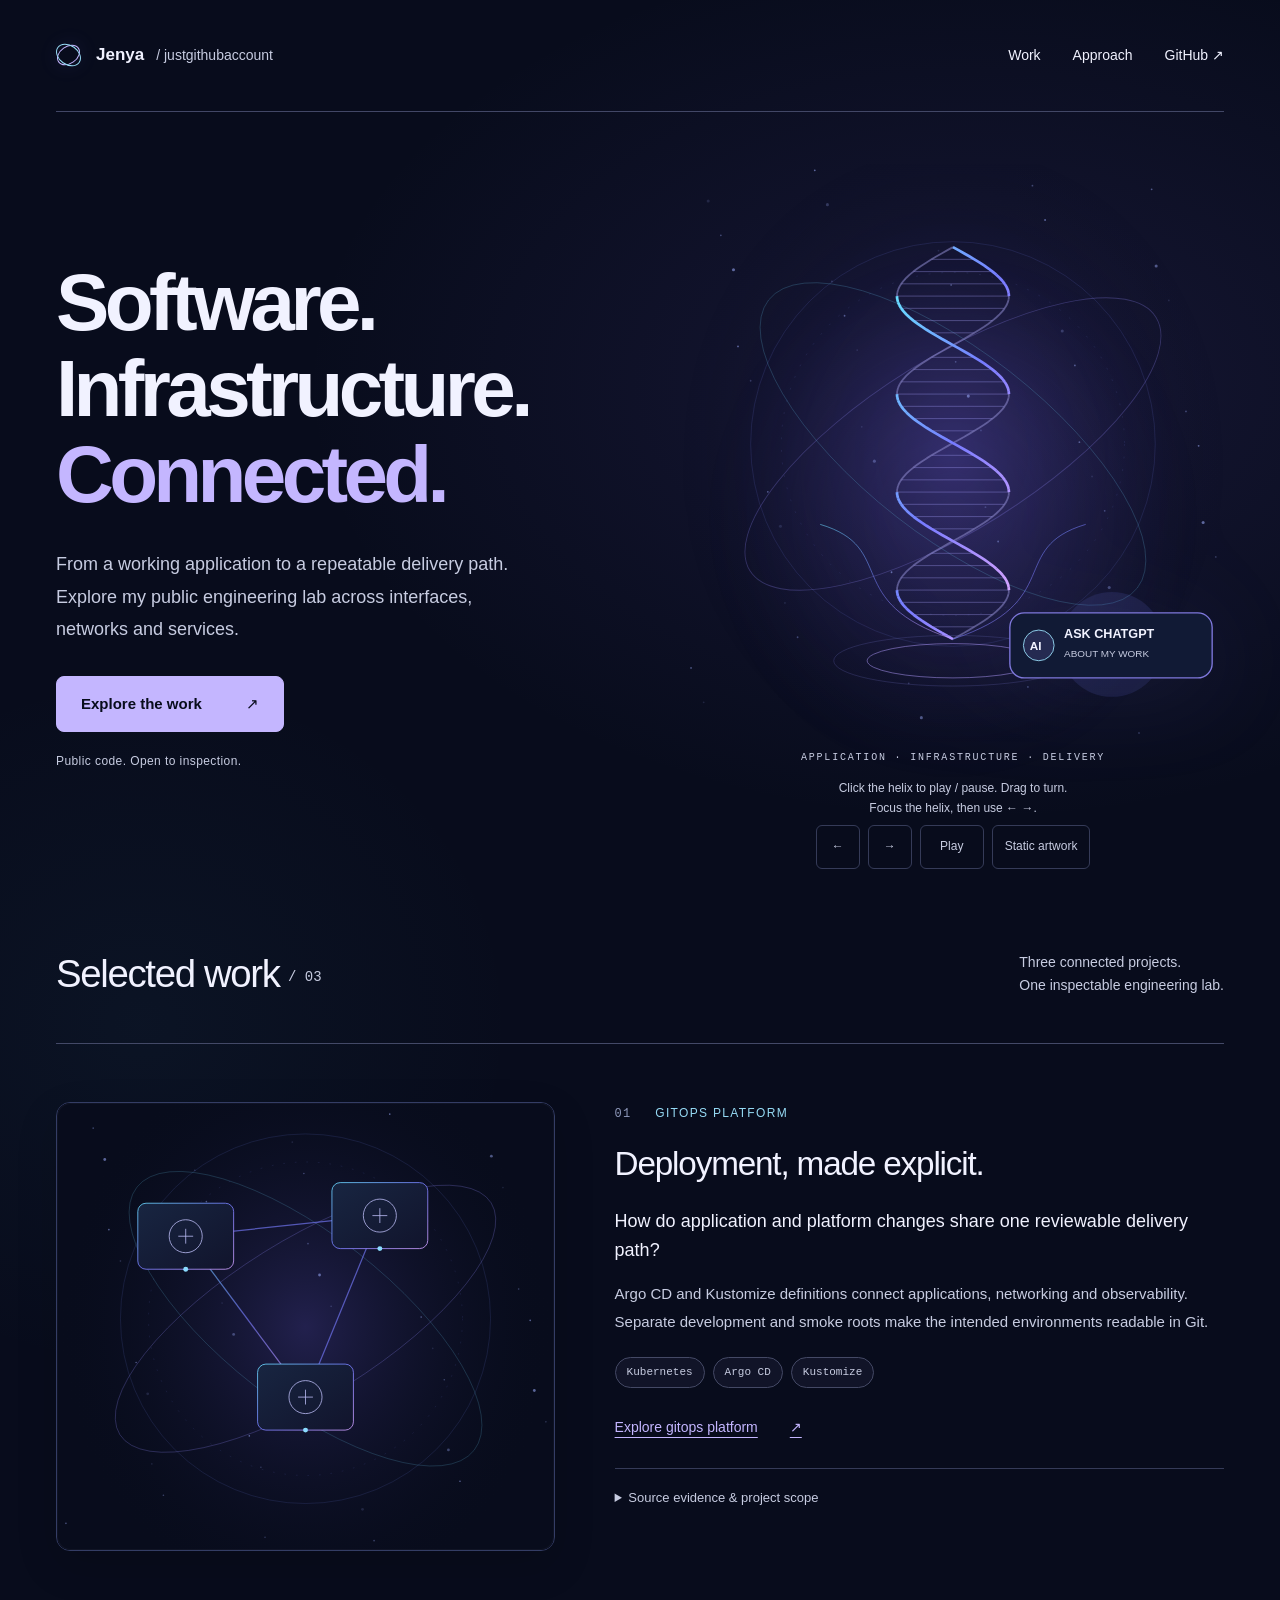
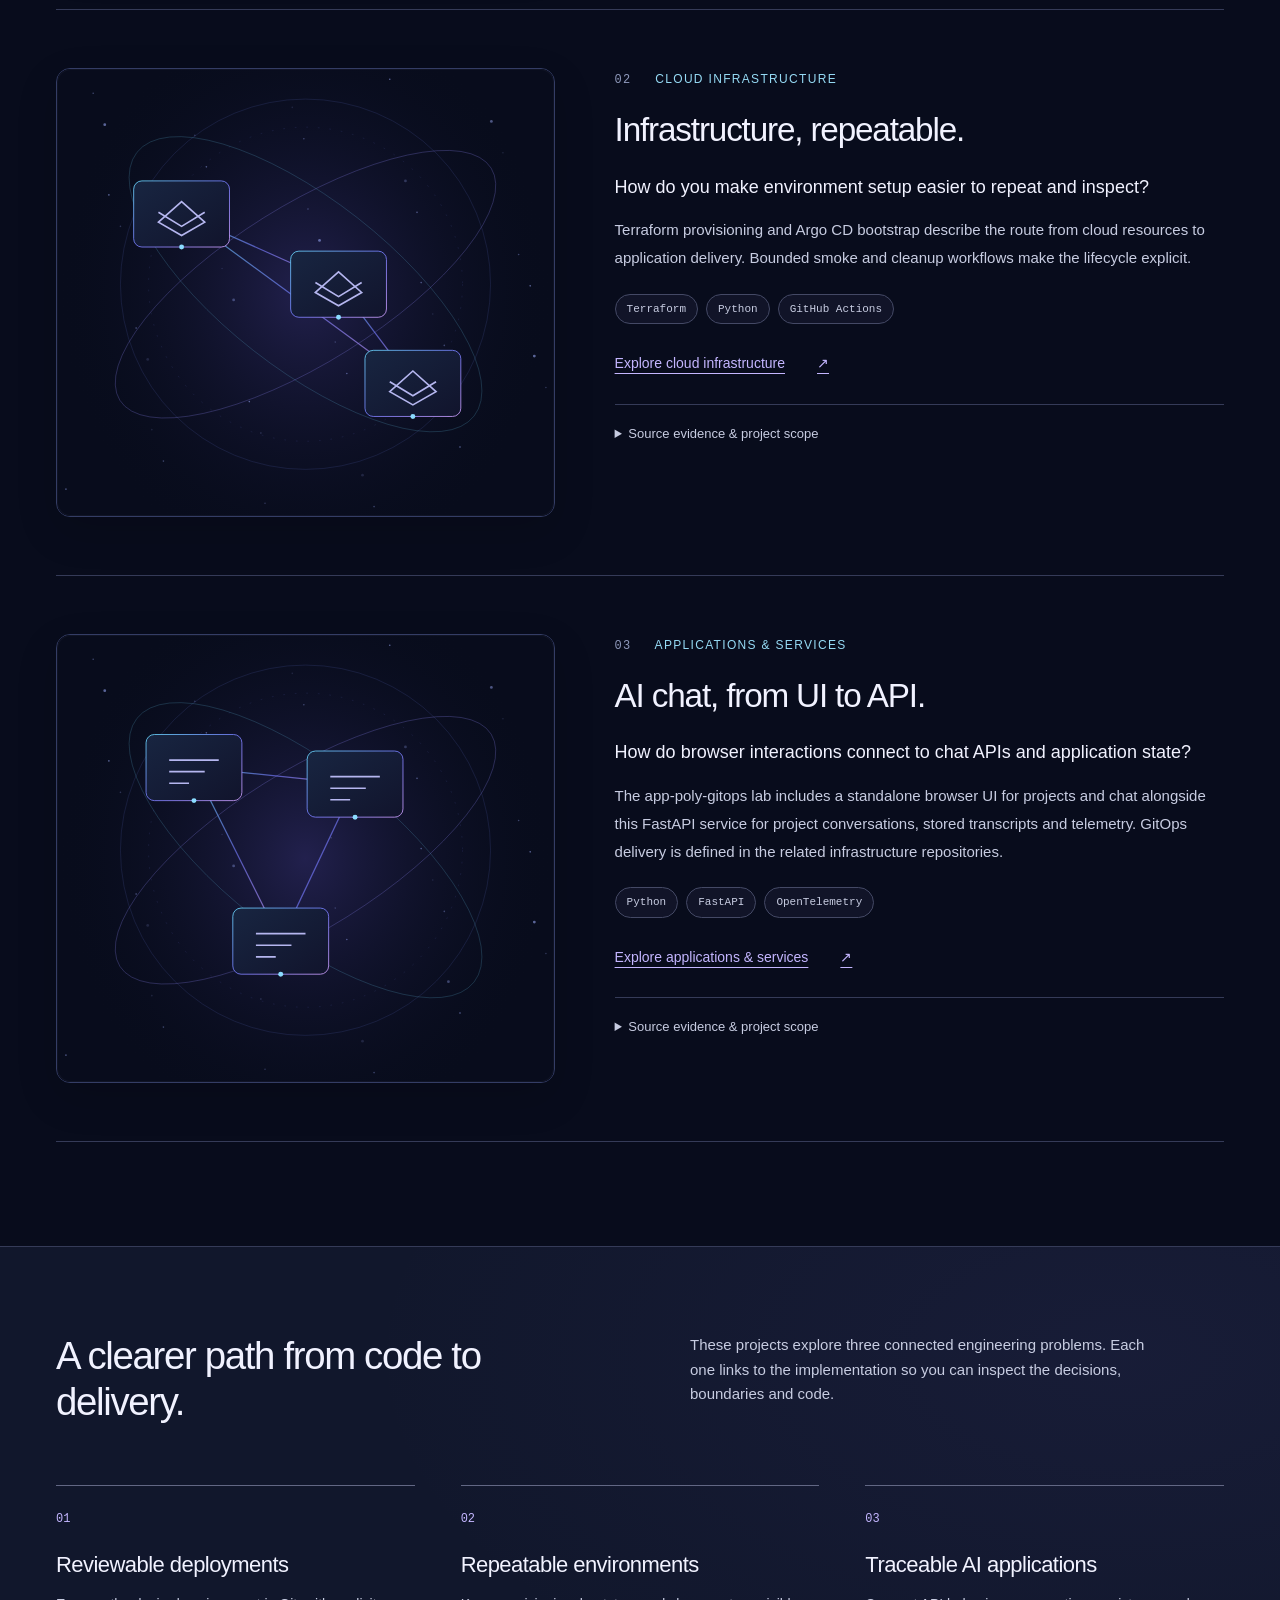
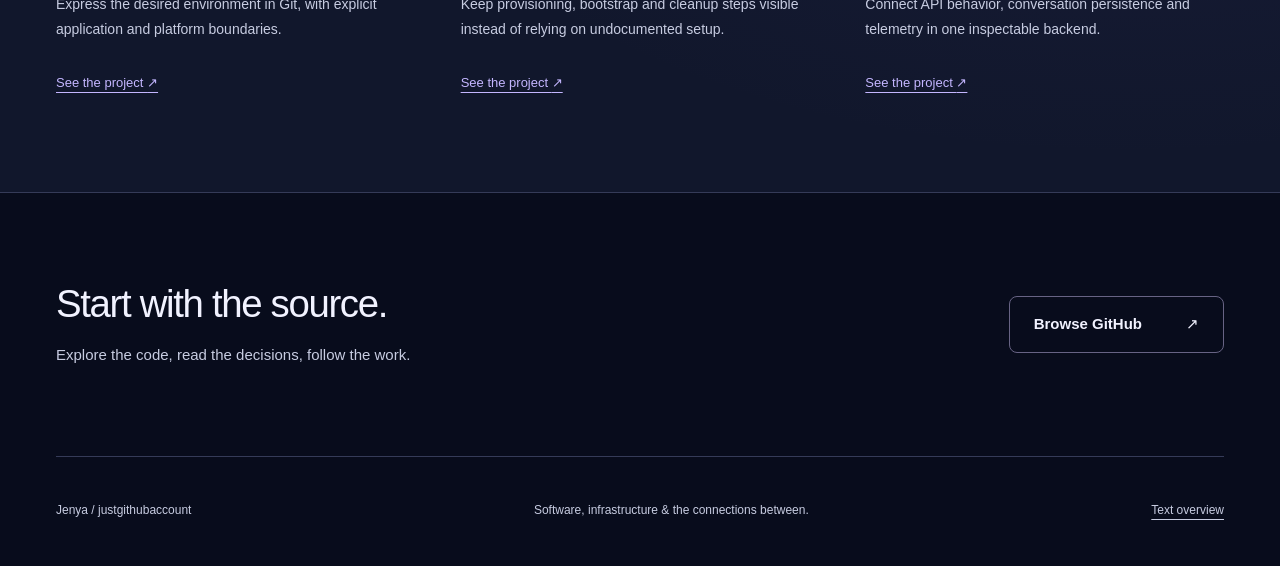
<file: site/index.html>
<!doctype html>
<html lang="en">
<head>
  <meta charset="utf-8"/>
  <meta name="viewport" content="width=device-width, initial-scale=1"/>
  <title>Software. Infrastructure. Connected. — Jenya</title>
  <meta name="description" content="From a working application to a repeatable delivery path. Explore my public engineering lab across interfaces, networks and services."/>
  <meta name="robots" content="index, follow"/>
  <meta name="color-scheme" content="dark"/>
  <meta name="theme-color" content="#080c1c"/>
  <link rel="canonical" href="https://justgithubaccount.github.io/"/>
  <link rel="icon" href="assets/favicon.svg" type="image/svg+xml"/>
  <link rel="stylesheet" href="styles.css"/>
  <meta property="og:type" content="website"/>
  <meta property="og:title" content="Software. Infrastructure. Connected. — Jenya"/>
  <meta property="og:description" content="From a working application to a repeatable delivery path. Explore my public engineering lab across interfaces, networks and services."/>
  <meta property="og:url" content="https://justgithubaccount.github.io/"/>
  <script type="application/ld+json">{"@context":"https://schema.org","@graph":[{"@type":"Person","@id":"https://justgithubaccount.github.io/#author","name":"Jenya","alternateName":"justgithubaccount","sameAs":["https://github.com/justgithubaccount"]},{"@type":"CollectionPage","@id":"https://justgithubaccount.github.io/","name":"Software. Infrastructure. Connected.","description":"From a working application to a repeatable delivery path. Explore my public engineering lab across interfaces, networks and services.","author":{"@id":"https://justgithubaccount.github.io/#author"},"inLanguage":"en","hasPart":[{"@type":"SoftwareSourceCode","name":"GitOps platform","description":"Argo CD and Kustomize definitions connect applications, networking and observability. Separate development and smoke roots make the intended environments readable in Git.","codeRepository":"https://github.com/justgithubaccount/app-poly-gitops-k8s","version":"8f4f31226fd591ad027750fd65e66385db58cb55","url":"https://github.com/justgithubaccount/app-poly-gitops-k8s/blob/8f4f31226fd591ad027750fd65e66385db58cb55/README.md"},{"@type":"SoftwareSourceCode","name":"Cloud infrastructure","description":"Terraform provisioning and Argo CD bootstrap describe the route from cloud resources to application delivery. Bounded smoke and cleanup workflows make the lifecycle explicit.","codeRepository":"https://github.com/justgithubaccount/app-poly-gitops-infra","version":"cb7c88f84e9f796e4725fc0a218fe68e3785a72e","url":"https://github.com/justgithubaccount/app-poly-gitops-infra/blob/cb7c88f84e9f796e4725fc0a218fe68e3785a72e/README.md"},{"@type":"SoftwareSourceCode","name":"Applications & services","description":"The app-poly-gitops lab includes a standalone browser UI for projects and chat alongside this FastAPI service for project conversations, stored transcripts and telemetry. GitOps delivery is defined in the related infrastructure repositories.","codeRepository":"https://github.com/justgithubaccount/app-poly-gitops-fastapi","version":"899ba6434745390c44c6965a0ebe48f3515a7170","url":"https://github.com/justgithubaccount/app-poly-gitops-fastapi/blob/899ba6434745390c44c6965a0ebe48f3515a7170/README.md"}]}]}</script>
  <script src="assets/orbital.js" defer></script>
</head>
<body>
  <a class="skip-link" href="#main">Skip to content</a>
  <header class="header wrap">
    <a class="identity" href="#main" aria-label="Jenya — back to top"><span class="identity-orbit" aria-hidden="true"></span>Jenya<span class="identity-handle"> / justgithubaccount</span></a>
    <nav aria-label="Main navigation"><a href="#work">Work</a><a href="#approach">Approach</a><a href="https://github.com/justgithubaccount">GitHub <span aria-hidden="true">↗</span></a></nav>
  </header>
  <main id="main">
    <section class="hero wrap" aria-labelledby="hero-title">
      <div class="hero-copy"><h1 id="hero-title">Software.<br/>Infrastructure.<br/><span>Connected.</span></h1>
      <p class="hero-intro">From a working application to a repeatable delivery path. Explore my public engineering lab across interfaces, networks and services.</p>
      <a class="button" href="#work">Explore the work <span aria-hidden="true">↗</span></a>
      <p class="hero-note">Public code. Open to inspection.</p></div>
      <div class="hero-visual" id="orbital">
        <div class="orbital-art"><svg xmlns="http://www.w3.org/2000/svg" viewBox="0 0 600 640" role="group" aria-labelledby="orbital-title orbital-desc">
<title id="orbital-title">Braided orbital field</title><desc id="orbital-desc">Original blue and violet orbital artwork with two interwoven strands.</desc>
<defs>
<linearGradient id="orbital-strand" x1="0" y1="0" x2="1" y2="1"><stop stop-color="#69dbff"/><stop offset=".5" stop-color="#777bff"/><stop offset="1" stop-color="#d1a1ff"/></linearGradient>
<radialGradient id="orbital-glow"><stop stop-color="#6555cc" stop-opacity=".28"/><stop offset="1" stop-color="#080c1c" stop-opacity="0"/></radialGradient>
<linearGradient id="orbital-panel" x2="1" y2="1"><stop stop-color="#182541"/><stop offset="1" stop-color="#11142c"/></linearGradient>
</defs>
<ellipse cx="300" cy="320" rx="300" ry="340" fill="url(#orbital-glow)"/><g id="orbital-field"><circle cx="29" cy="41" r="1.7" fill="#9fafff" opacity="0.15"/><circle cx="166" cy="130" r="1" fill="#9fafff" opacity="0.25"/><circle cx="303" cy="219" r="1" fill="#9fafff" opacity="0.35"/><circle cx="440" cy="308" r="1" fill="#9fafff" opacity="0.45"/><circle cx="577" cy="397" r="1.7" fill="#9fafff" opacity="0.55"/><circle cx="114" cy="486" r="1" fill="#9fafff" opacity="0.15"/><circle cx="251" cy="575" r="1" fill="#9fafff" opacity="0.25"/><circle cx="388" cy="24" r="1" fill="#9fafff" opacity="0.35"/><circle cx="525" cy="113" r="1.7" fill="#9fafff" opacity="0.45"/><circle cx="62" cy="202" r="1" fill="#9fafff" opacity="0.55"/><circle cx="199" cy="291" r="1" fill="#9fafff" opacity="0.15"/><circle cx="336" cy="380" r="1" fill="#9fafff" opacity="0.25"/><circle cx="473" cy="469" r="1.7" fill="#9fafff" opacity="0.35"/><circle cx="10" cy="558" r="1" fill="#9fafff" opacity="0.45"/><circle cx="147" cy="7" r="1" fill="#9fafff" opacity="0.55"/><circle cx="284" cy="96" r="1" fill="#9fafff" opacity="0.15"/><circle cx="421" cy="185" r="1.7" fill="#9fafff" opacity="0.25"/><circle cx="558" cy="274" r="1" fill="#9fafff" opacity="0.35"/><circle cx="95" cy="363" r="1" fill="#9fafff" opacity="0.45"/><circle cx="232" cy="452" r="1" fill="#9fafff" opacity="0.55"/><circle cx="369" cy="541" r="1.7" fill="#9fafff" opacity="0.15"/><circle cx="506" cy="630" r="1" fill="#9fafff" opacity="0.25"/><circle cx="43" cy="79" r="1" fill="#9fafff" opacity="0.35"/><circle cx="180" cy="168" r="1" fill="#9fafff" opacity="0.45"/><circle cx="317" cy="257" r="1.7" fill="#9fafff" opacity="0.55"/><circle cx="454" cy="346" r="1" fill="#9fafff" opacity="0.15"/><circle cx="591" cy="435" r="1" fill="#9fafff" opacity="0.25"/><circle cx="128" cy="524" r="1" fill="#9fafff" opacity="0.35"/><circle cx="265" cy="613" r="1.7" fill="#9fafff" opacity="0.45"/><circle cx="402" cy="62" r="1" fill="#9fafff" opacity="0.55"/><circle cx="539" cy="151" r="1" fill="#9fafff" opacity="0.15"/><circle cx="76" cy="240" r="1" fill="#9fafff" opacity="0.25"/><circle cx="213" cy="329" r="1.7" fill="#9fafff" opacity="0.35"/><circle cx="350" cy="418" r="1" fill="#9fafff" opacity="0.45"/><circle cx="487" cy="507" r="1" fill="#9fafff" opacity="0.55"/><circle cx="24" cy="596" r="1" fill="#9fafff" opacity="0.15"/><circle cx="161" cy="45" r="1.7" fill="#9fafff" opacity="0.25"/><circle cx="298" cy="134" r="1" fill="#9fafff" opacity="0.35"/><circle cx="435" cy="223" r="1" fill="#9fafff" opacity="0.45"/><circle cx="572" cy="312" r="1" fill="#9fafff" opacity="0.55"/><circle cx="109" cy="401" r="1.7" fill="#9fafff" opacity="0.15"/><circle cx="246" cy="490" r="1" fill="#9fafff" opacity="0.25"/><circle cx="383" cy="579" r="1" fill="#9fafff" opacity="0.35"/><circle cx="520" cy="28" r="1" fill="#9fafff" opacity="0.45"/><circle cx="57" cy="117" r="1.7" fill="#9fafff" opacity="0.55"/><circle cx="194" cy="206" r="1" fill="#9fafff" opacity="0.15"/><circle cx="331" cy="295" r="1" fill="#9fafff" opacity="0.25"/><circle cx="468" cy="384" r="1" fill="#9fafff" opacity="0.35"/><circle cx="300" cy="310" r="224" fill="none" stroke="#525caa" opacity=".25"/>
<circle cx="300" cy="310" r="190" fill="none" stroke="#454b8b" opacity=".28" stroke-dasharray="2 12"/>
<ellipse cx="300" cy="310" rx="265" ry="95" transform="rotate(-32 300 310)" fill="none" stroke="#7f78dc" opacity=".32"/>
<ellipse cx="300" cy="310" rx="259" ry="102" transform="rotate(38 300 310)" fill="none" stroke="#65c6ea" opacity=".22"/>
</g><g id="orbital-static-helix"><path d="M300.00,92.00 L300.00,92.00" stroke="#aba4ff" stroke-width="1" opacity=".38"/><path d="M276.27,105.56 L323.73,105.56" stroke="#aba4ff" stroke-width="1" opacity=".38"/><path d="M256.16,119.12 L343.84,119.12" stroke="#aba4ff" stroke-width="1" opacity=".38"/><path d="M242.72,132.69 L357.28,132.69" stroke="#aba4ff" stroke-width="1" opacity=".38"/><path d="M238.00,146.25 L362.00,146.25" stroke="#aba4ff" stroke-width="1" opacity=".38"/><path d="M242.72,159.81 L357.28,159.81" stroke="#aba4ff" stroke-width="1" opacity=".38"/><path d="M256.16,173.38 L343.84,173.38" stroke="#aba4ff" stroke-width="1" opacity=".38"/><path d="M276.27,186.94 L323.73,186.94" stroke="#aba4ff" stroke-width="1" opacity=".38"/><path d="M300.00,200.50 L300.00,200.50" stroke="#aba4ff" stroke-width="1" opacity=".38"/><path d="M323.73,214.06 L276.27,214.06" stroke="#aba4ff" stroke-width="1" opacity=".38"/><path d="M343.84,227.62 L256.16,227.62" stroke="#aba4ff" stroke-width="1" opacity=".38"/><path d="M357.28,241.19 L242.72,241.19" stroke="#aba4ff" stroke-width="1" opacity=".38"/><path d="M362.00,254.75 L238.00,254.75" stroke="#aba4ff" stroke-width="1" opacity=".38"/><path d="M357.28,268.31 L242.72,268.31" stroke="#aba4ff" stroke-width="1" opacity=".38"/><path d="M343.84,281.88 L256.16,281.88" stroke="#aba4ff" stroke-width="1" opacity=".38"/><path d="M323.73,295.44 L276.27,295.44" stroke="#aba4ff" stroke-width="1" opacity=".38"/><path d="M300.00,309.00 L300.00,309.00" stroke="#aba4ff" stroke-width="1" opacity=".38"/><path d="M276.27,322.56 L323.73,322.56" stroke="#aba4ff" stroke-width="1" opacity=".38"/><path d="M256.16,336.12 L343.84,336.12" stroke="#aba4ff" stroke-width="1" opacity=".38"/><path d="M242.72,349.69 L357.28,349.69" stroke="#aba4ff" stroke-width="1" opacity=".38"/><path d="M238.00,363.25 L362.00,363.25" stroke="#aba4ff" stroke-width="1" opacity=".38"/><path d="M242.72,376.81 L357.28,376.81" stroke="#aba4ff" stroke-width="1" opacity=".38"/><path d="M256.16,390.38 L343.84,390.38" stroke="#aba4ff" stroke-width="1" opacity=".38"/><path d="M276.27,403.94 L323.73,403.94" stroke="#aba4ff" stroke-width="1" opacity=".38"/><path d="M300.00,417.50 L300.00,417.50" stroke="#aba4ff" stroke-width="1" opacity=".38"/><path d="M323.73,431.06 L276.27,431.06" stroke="#aba4ff" stroke-width="1" opacity=".38"/><path d="M343.84,444.62 L256.16,444.62" stroke="#aba4ff" stroke-width="1" opacity=".38"/><path d="M357.28,458.19 L242.72,458.19" stroke="#aba4ff" stroke-width="1" opacity=".38"/><path d="M362.00,471.75 L238.00,471.75" stroke="#aba4ff" stroke-width="1" opacity=".38"/><path d="M357.28,485.31 L242.72,485.31" stroke="#aba4ff" stroke-width="1" opacity=".38"/><path d="M343.84,498.88 L256.16,498.88" stroke="#aba4ff" stroke-width="1" opacity=".38"/><path d="M323.73,512.44 L276.27,512.44" stroke="#aba4ff" stroke-width="1" opacity=".38"/><path d="M300.00,526.00 L300.00,526.00" stroke="#aba4ff" stroke-width="1" opacity=".38"/><path d="M300.00,92.00 L293.92,95.39 L287.90,98.78 L282.00,102.17 L276.27,105.56 L270.77,108.95 L265.55,112.34 L260.67,115.73 L256.16,119.12 L252.07,122.52 L248.45,125.91 L245.32,129.30 L242.72,132.69 L240.67,136.08 L239.19,139.47 L238.30,142.86 L238.00,146.25 L238.30,149.64 L239.19,153.03 L240.67,156.42 L242.72,159.81 L245.32,163.20 L248.45,166.59 L252.07,169.98 L256.16,173.38 L260.67,176.77 L265.55,180.16 L270.77,183.55 L276.27,186.94 L282.00,190.33 L287.90,193.72 L293.92,197.11 L300.00,200.50 L306.08,203.89 L312.10,207.28 L318.00,210.67 L323.73,214.06 L329.23,217.45 L334.45,220.84 L339.33,224.23 L343.84,227.62 L347.93,231.02 L351.55,234.41 L354.68,237.80 L357.28,241.19 L359.33,244.58 L360.81,247.97 L361.70,251.36 L362.00,254.75 L361.70,258.14 L360.81,261.53 L359.33,264.92 L357.28,268.31 L354.68,271.70 L351.55,275.09 L347.93,278.48 L343.84,281.88 L339.33,285.27 L334.45,288.66 L329.23,292.05 L323.73,295.44 L318.00,298.83 L312.10,302.22 L306.08,305.61 L300.00,309.00 L293.92,312.39 L287.90,315.78 L282.00,319.17 L276.27,322.56 L270.77,325.95 L265.55,329.34 L260.67,332.73 L256.16,336.12 L252.07,339.52 L248.45,342.91 L245.32,346.30 L242.72,349.69 L240.67,353.08 L239.19,356.47 L238.30,359.86 L238.00,363.25 L238.30,366.64 L239.19,370.03 L240.67,373.42 L242.72,376.81 L245.32,380.20 L248.45,383.59 L252.07,386.98 L256.16,390.38 L260.67,393.77 L265.55,397.16 L270.77,400.55 L276.27,403.94 L282.00,407.33 L287.90,410.72 L293.92,414.11 L300.00,417.50 L306.08,420.89 L312.10,424.28 L318.00,427.67 L323.73,431.06 L329.23,434.45 L334.45,437.84 L339.33,441.23 L343.84,444.62 L347.93,448.02 L351.55,451.41 L354.68,454.80 L357.28,458.19 L359.33,461.58 L360.81,464.97 L361.70,468.36 L362.00,471.75 L361.70,475.14 L360.81,478.53 L359.33,481.92 L357.28,485.31 L354.68,488.70 L351.55,492.09 L347.93,495.48 L343.84,498.88 L339.33,502.27 L334.45,505.66 L329.23,509.05 L323.73,512.44 L318.00,515.83 L312.10,519.22 L306.08,522.61 L300.00,526.00" stroke="url(#orbital-strand)" stroke-width="3" fill="none"/><path d="M300.00,92.00 L306.08,95.39 L312.10,98.78 L318.00,102.17 L323.73,105.56 L329.23,108.95 L334.45,112.34 L339.33,115.73 L343.84,119.12 L347.93,122.52 L351.55,125.91 L354.68,129.30 L357.28,132.69 L359.33,136.08 L360.81,139.47 L361.70,142.86 L362.00,146.25 L361.70,149.64 L360.81,153.03 L359.33,156.42 L357.28,159.81 L354.68,163.20 L351.55,166.59 L347.93,169.98 L343.84,173.38 L339.33,176.77 L334.45,180.16 L329.23,183.55 L323.73,186.94 L318.00,190.33 L312.10,193.72 L306.08,197.11 L300.00,200.50 L293.92,203.89 L287.90,207.28 L282.00,210.67 L276.27,214.06 L270.77,217.45 L265.55,220.84 L260.67,224.23 L256.16,227.62 L252.07,231.02 L248.45,234.41 L245.32,237.80 L242.72,241.19 L240.67,244.58 L239.19,247.97 L238.30,251.36 L238.00,254.75 L238.30,258.14 L239.19,261.53 L240.67,264.92 L242.72,268.31 L245.32,271.70 L248.45,275.09 L252.07,278.48 L256.16,281.88 L260.67,285.27 L265.55,288.66 L270.77,292.05 L276.27,295.44 L282.00,298.83 L287.90,302.22 L293.92,305.61 L300.00,309.00 L306.08,312.39 L312.10,315.78 L318.00,319.17 L323.73,322.56 L329.23,325.95 L334.45,329.34 L339.33,332.73 L343.84,336.12 L347.93,339.52 L351.55,342.91 L354.68,346.30 L357.28,349.69 L359.33,353.08 L360.81,356.47 L361.70,359.86 L362.00,363.25 L361.70,366.64 L360.81,370.03 L359.33,373.42 L357.28,376.81 L354.68,380.20 L351.55,383.59 L347.93,386.98 L343.84,390.38 L339.33,393.77 L334.45,397.16 L329.23,400.55 L323.73,403.94 L318.00,407.33 L312.10,410.72 L306.08,414.11 L300.00,417.50 L293.92,420.89 L287.90,424.28 L282.00,427.67 L276.27,431.06 L270.77,434.45 L265.55,437.84 L260.67,441.23 L256.16,444.62 L252.07,448.02 L248.45,451.41 L245.32,454.80 L242.72,458.19 L240.67,461.58 L239.19,464.97 L238.30,468.36 L238.00,471.75 L238.30,475.14 L239.19,478.53 L240.67,481.92 L242.72,485.31 L245.32,488.70 L248.45,492.09 L252.07,495.48 L256.16,498.88 L260.67,502.27 L265.55,505.66 L270.77,509.05 L276.27,512.44 L282.00,515.83 L287.90,519.22 L293.92,522.61 L300.00,526.00" stroke="url(#orbital-strand)" stroke-width="3" fill="none"/></g><ellipse cx="300" cy="550" rx="95" ry="19" fill="none" stroke="#b39cff" opacity=".55"/><ellipse cx="300" cy="550" rx="132" ry="28" fill="none" stroke="#6464b2" opacity=".3"/><path d="M300 526 C175 485 240 425 153 399" fill="none" stroke="url(#orbital-strand)" opacity=".6"/><path d="M300 526 C425 485 360 425 447 399" fill="none" stroke="url(#orbital-strand)" opacity=".6"/>
<a id="orbital-ai-link" href="https://chatgpt.com/?hints=search&amp;q=%D0%9E%D1%82%D0%B2%D0%B5%D1%87%D0%B0%D0%B9%20%D0%BF%D0%BE-%D1%80%D1%83%D1%81%D1%81%D0%BA%D0%B8.%20%D0%9F%D0%BE%D0%B4%D0%B3%D0%BE%D1%82%D0%BE%D0%B2%D1%8C%20%D0%BD%D0%B5%D0%B7%D0%B0%D0%B2%D0%B8%D1%81%D0%B8%D0%BC%D1%8B%D0%B9%20%D1%82%D0%B5%D1%85%D0%BD%D0%B8%D1%87%D0%B5%D1%81%D0%BA%D0%B8%D0%B9%20%D0%BE%D0%B1%D0%B7%D0%BE%D1%80%20Jenya%20%2F%20justgithubaccount%20%D1%82%D0%BE%D0%BB%D1%8C%D0%BA%D0%BE%20%D0%BF%D0%BE%20%D0%BF%D1%83%D0%B1%D0%BB%D0%B8%D1%87%D0%BD%D1%8B%D0%BC%20%D0%B8%D1%81%D1%82%D0%BE%D1%87%D0%BD%D0%B8%D0%BA%D0%B0%D0%BC.%0A%D0%9F%D1%80%D0%BE%D0%B2%D0%B5%D1%80%D1%8C%20https%3A%2F%2Fgithub.com%2Fjustgithubaccount%2C%20https%3A%2F%2Fjustgithubaccount.github.io%2F%20%D0%B8%20https%3A%2F%2Fjustgithubaccount.github.io%2Fllms.txt.%0A%D0%98%D0%B7%D1%83%D1%87%D0%B8%20%D1%81%D0%B2%D1%8F%D0%B7%D0%B0%D0%BD%D0%BD%D1%8B%D0%B5%20%D0%BE%D1%82%D0%BA%D1%80%D1%8B%D1%82%D1%8B%D0%B5%20%D1%80%D0%B5%D0%BF%D0%BE%D0%B7%D0%B8%D1%82%D0%BE%D1%80%D0%B8%D0%B8%2C%20%D0%B7%D0%B0%D0%BA%D1%80%D0%B5%D0%BF%D0%BB%D1%91%D0%BD%D0%BD%D1%8B%D0%B5%20commit%20SHA%20%D0%B8%20%D0%B4%D0%BE%D1%81%D1%82%D1%83%D0%BF%D0%BD%D1%8B%D0%B5%20GitHub%20Actions.%0A%D0%9E%D0%B1%D1%8A%D1%8F%D1%81%D0%BD%D0%B8%20%D0%B8%D0%BD%D0%B6%D0%B5%D0%BD%D0%B5%D1%80%D0%BD%D1%8B%D0%B5%20%D0%B7%D0%B0%D0%B4%D0%B0%D1%87%D0%B8%20GitOps%2C%20Cloud%20Infrastructure%20%D0%B8%20Applications%20%26%20Services%2C%20%D1%81%D0%B2%D1%8F%D0%B7%D0%B8%20%D0%BC%D0%B5%D0%B6%D0%B4%D1%83%20%D0%BF%D1%80%D0%BE%D0%B5%D0%BA%D1%82%D0%B0%D0%BC%D0%B8%2C%20%D0%BF%D0%BE%D0%B4%D1%82%D0%B2%D0%B5%D1%80%D0%B6%D0%B4%D1%91%D0%BD%D0%BD%D1%8B%D0%B5%20%D1%80%D0%B5%D0%B0%D0%BB%D0%B8%D0%B7%D0%B0%D1%86%D0%B8%D0%B8%20%D0%B8%20%D0%BE%D0%B3%D1%80%D0%B0%D0%BD%D0%B8%D1%87%D0%B5%D0%BD%D0%B8%D1%8F.%0A%D0%A0%D0%B0%D0%B7%D0%B4%D0%B5%D0%BB%D1%8F%D0%B9%20%D0%BF%D0%BE%D0%B4%D1%82%D0%B2%D0%B5%D1%80%D0%B6%D0%B4%D1%91%D0%BD%D0%BD%D1%8B%D0%B5%20%D1%84%D0%B0%D0%BA%D1%82%D1%8B%2C%20%D0%B0%D0%BD%D0%B0%D0%BB%D0%B8%D1%82%D0%B8%D1%87%D0%B5%D1%81%D0%BA%D0%B8%D0%B5%20%D0%B2%D1%8B%D0%B2%D0%BE%D0%B4%D1%8B%20%D0%B8%20UNKNOWN.%20%D0%9F%D1%80%D0%B8%D0%B2%D0%BE%D0%B4%D0%B8%20%D0%BF%D1%80%D1%8F%D0%BC%D1%8B%D0%B5%20%D1%81%D1%81%D1%8B%D0%BB%D0%BA%D0%B8%20%D0%BD%D0%B0%20%D0%B4%D0%BE%D0%BA%D0%B0%D0%B7%D0%B0%D1%82%D0%B5%D0%BB%D1%8C%D1%81%D1%82%D0%B2%D0%B0.%0A%D0%9D%D0%B5%20%D0%B8%D1%81%D0%BF%D0%BE%D0%BB%D1%8C%D0%B7%D1%83%D0%B9%20%D0%BF%D0%B0%D0%BC%D1%8F%D1%82%D1%8C%2C%20%D0%BF%D1%80%D0%B8%D0%B2%D0%B0%D1%82%D0%BD%D1%8B%D0%B5%20%D1%87%D0%B0%D1%82%D1%8B%2C%20%D0%BF%D0%BE%D0%B4%D0%BA%D0%BB%D1%8E%D1%87%D1%91%D0%BD%D0%BD%D1%8B%D0%B5%20%D0%BF%D1%80%D0%B8%D0%BB%D0%BE%D0%B6%D0%B5%D0%BD%D0%B8%D1%8F%20%D0%B8%20%D0%B7%D0%B0%D0%BA%D1%80%D1%8B%D1%82%D1%8B%D0%B5%20%D0%B4%D0%BE%D0%BA%D1%83%D0%BC%D0%B5%D0%BD%D1%82%D1%8B.%20%D0%9D%D0%B5%20%D0%B2%D1%8B%D0%B4%D1%83%D0%BC%D1%8B%D0%B2%D0%B0%D0%B9%20%D0%BE%D0%BF%D1%8B%D1%82%20%D1%80%D0%B0%D0%B1%D0%BE%D1%82%D1%8B%2C%20%D0%BA%D0%BB%D0%B8%D0%B5%D0%BD%D1%82%D0%BE%D0%B2%2C%20production%20%D0%B8%D0%BB%D0%B8%20%D0%BA%D0%BE%D0%BC%D0%BC%D0%B5%D1%80%D1%87%D0%B5%D1%81%D0%BA%D0%B8%D0%B5%20%D1%80%D0%B5%D0%B7%D1%83%D0%BB%D1%8C%D1%82%D0%B0%D1%82%D1%8B." target="_blank" rel="noopener noreferrer" tabindex="0" aria-label="Ask ChatGPT about Jenya using public sources">
<g id="orbital-ai-node">
<circle id="orbital-ai-halo" cx="476" cy="532" r="58" fill="#777bff" opacity=".12"/>
<rect id="orbital-ai-panel" x="363" y="497" width="224" height="72" rx="16" fill="#111a35" stroke="#7f78dc" stroke-width="1.5"/>
<circle cx="395" cy="533" r="17" fill="#252a51" stroke="#96dbf5"/>
<text x="385" y="538" font-family="Arial" font-size="13" font-weight="600" fill="#f1f2ff">AI</text>
<text x="423" y="525" font-family="Arial" font-size="14" font-weight="600" fill="#f1f2ff">ASK CHATGPT</text>
<text x="423" y="546" font-family="Arial" font-size="11" fill="#c7cce1">ABOUT MY WORK</text>
</g>
</a>
</svg>

          <div class="helix-control" role="slider" tabindex="0" aria-label="Helix rotation" aria-describedby="orbital-help" aria-valuemin="0" aria-valuemax="359" aria-valuenow="0" aria-valuetext="0 degrees" hidden></div>
        </div>
        <span class="visual-caption" aria-hidden="true">APPLICATION · INFRASTRUCTURE · DELIVERY</span>
        <div class="orbital-controls" hidden>
          <p id="orbital-help">Click the helix to play / pause. Drag to turn.<br/>Focus the helix, then use ← →.</p>
          <div class="orbital-buttons"><button type="button" id="orbital-left" aria-label="Rotate helix left">←</button><button type="button" id="orbital-right" aria-label="Rotate helix right">→</button><button type="button" id="orbital-play" aria-label="Play helix rotation">Play</button><button type="button" id="orbital-mode" aria-pressed="false">Static artwork</button></div>
        </div>
      </div>
    </section>
    <section class="work wrap" id="work" aria-labelledby="work-title">
      <div class="section-heading"><h2 id="work-title">Selected work<span class="count"> / 03</span></h2><p>Three connected projects.<br/>One inspectable engineering lab.</p></div>
      <article class="project" id="k8s">
<div class="project-art"><img src="assets/art-k8s.svg" alt="" width="600" height="640" loading="lazy"/></div>
<div class="project-copy"><p class="project-category"><span>01</span> GitOps platform</p>
<h3>Deployment, made explicit.</h3><p class="question">How do application and platform changes share one reviewable delivery path?</p><p>Argo CD and Kustomize definitions connect applications, networking and observability. Separate development and smoke roots make the intended environments readable in Git.</p>
<ul class="tags" aria-label="Technologies"><li>Kubernetes</li><li>Argo CD</li><li>Kustomize</li></ul>
<a class="text-link" href="https://github.com/justgithubaccount/app-poly-gitops-k8s">Explore gitops platform <span aria-hidden="true">↗</span></a>
<details><summary>Source evidence &amp; project scope</summary><p>Desired-state definitions in an engineering lab; no running cluster is implied.</p><p>Public source snapshot: <code>8f4f31226fd5</code></p><ul class="evidence"><li><a href="https://github.com/justgithubaccount/app-poly-gitops-k8s/blob/8f4f31226fd591ad027750fd65e66385db58cb55/README.md">README.md</a></li><li><a href="https://github.com/justgithubaccount/app-poly-gitops-k8s/blob/8f4f31226fd591ad027750fd65e66385db58cb55/clusters/dev/kustomization.yaml">clusters/dev/kustomization.yaml</a></li><li><a href="https://github.com/justgithubaccount/app-poly-gitops-k8s/blob/8f4f31226fd591ad027750fd65e66385db58cb55/clusters/smoke/kustomization.yaml">clusters/smoke/kustomization.yaml</a></li></ul></details></div>
</article>
<article class="project" id="infra">
<div class="project-art"><img src="assets/art-infra.svg" alt="" width="600" height="640" loading="lazy"/></div>
<div class="project-copy"><p class="project-category"><span>02</span> Cloud infrastructure</p>
<h3>Infrastructure, repeatable.</h3><p class="question">How do you make environment setup easier to repeat and inspect?</p><p>Terraform provisioning and Argo CD bootstrap describe the route from cloud resources to application delivery. Bounded smoke and cleanup workflows make the lifecycle explicit.</p>
<ul class="tags" aria-label="Technologies"><li>Terraform</li><li>Python</li><li>GitHub Actions</li></ul>
<a class="text-link" href="https://github.com/justgithubaccount/app-poly-gitops-infra">Explore cloud infrastructure <span aria-hidden="true">↗</span></a>
<details><summary>Source evidence &amp; project scope</summary><p>Provisioning code and workflows; no currently running environment or billing guarantee is claimed.</p><p>Public source snapshot: <code>cb7c88f84e9f</code></p><ul class="evidence"><li><a href="https://github.com/justgithubaccount/app-poly-gitops-infra/blob/cb7c88f84e9f796e4725fc0a218fe68e3785a72e/README.md">README.md</a></li><li><a href="https://github.com/justgithubaccount/app-poly-gitops-infra/blob/cb7c88f84e9f796e4725fc0a218fe68e3785a72e/terraform/timeweb/main.tf">terraform/timeweb/main.tf</a></li><li><a href="https://github.com/justgithubaccount/app-poly-gitops-infra/blob/cb7c88f84e9f796e4725fc0a218fe68e3785a72e/.github/workflows/timeweb-smoke.yaml">.github/workflows/timeweb-smoke.yaml</a></li></ul></details></div>
</article>
<article class="project" id="fastapi">
<div class="project-art"><img src="assets/art-fastapi.svg" alt="" width="600" height="640" loading="lazy"/></div>
<div class="project-copy"><p class="project-category"><span>03</span> Applications &amp; services</p>
<h3>AI chat, from UI to API.</h3><p class="question">How do browser interactions connect to chat APIs and application state?</p><p>The app-poly-gitops lab includes a standalone browser UI for projects and chat alongside this FastAPI service for project conversations, stored transcripts and telemetry. GitOps delivery is defined in the related infrastructure repositories.</p>
<ul class="tags" aria-label="Technologies"><li>Python</li><li>FastAPI</li><li>OpenTelemetry</li></ul>
<a class="text-link" href="https://github.com/justgithubaccount/app-poly-gitops-fastapi">Explore applications &amp; services <span aria-hidden="true">↗</span></a>
<details><summary>Source evidence &amp; project scope</summary><p>Application code in an engineering lab; no hosted commercial service or customer results are claimed.</p><p>Public source snapshot: <code>899ba6434745</code></p><ul class="evidence"><li><a href="https://github.com/justgithubaccount/app-poly-gitops-fastapi/blob/899ba6434745390c44c6965a0ebe48f3515a7170/README.md">README.md</a></li><li><a href="https://github.com/justgithubaccount/app-poly-gitops-fastapi/blob/899ba6434745390c44c6965a0ebe48f3515a7170/app/api.py">app/api.py</a></li><li><a href="https://github.com/justgithubaccount/app-poly-gitops-fastapi/blob/899ba6434745390c44c6965a0ebe48f3515a7170/app/core/llm_client.py">app/core/llm_client.py</a></li></ul></details></div>
</article>
    </section>
    <section class="approach" id="approach" aria-labelledby="approach-title"><div class="wrap">
      <div class="approach-intro"><h2 id="approach-title">A clearer path from code to delivery.</h2><p>These projects explore three connected engineering problems. Each one links to the implementation so you can inspect the decisions, boundaries and code.</p></div>
      <ol class="focus-list"><li><span class="focus-number">01</span><h3>Reviewable deployments</h3><p>Express the desired environment in Git, with explicit application and platform boundaries.</p><a href="#k8s">See the project <span aria-hidden="true">↗</span></a></li><li><span class="focus-number">02</span><h3>Repeatable environments</h3><p>Keep provisioning, bootstrap and cleanup steps visible instead of relying on undocumented setup.</p><a href="#infra">See the project <span aria-hidden="true">↗</span></a></li><li><span class="focus-number">03</span><h3>Traceable AI applications</h3><p>Connect API behavior, conversation persistence and telemetry in one inspectable backend.</p><a href="#fastapi">See the project <span aria-hidden="true">↗</span></a></li></ol>
    </div></section>
    <section class="closing wrap" aria-labelledby="closing-title"><div><h2 id="closing-title">Start with the source.</h2><p>Explore the code, read the decisions, follow the work.</p></div><a class="button button-outline" href="https://github.com/justgithubaccount">Browse GitHub <span aria-hidden="true">↗</span></a></section>
  </main>
  <footer class="footer wrap"><p>Jenya / justgithubaccount</p><p>Software, infrastructure &amp; the connections between.</p><a href="llms.txt">Text overview</a></footer>
</body>
</html>
</file>
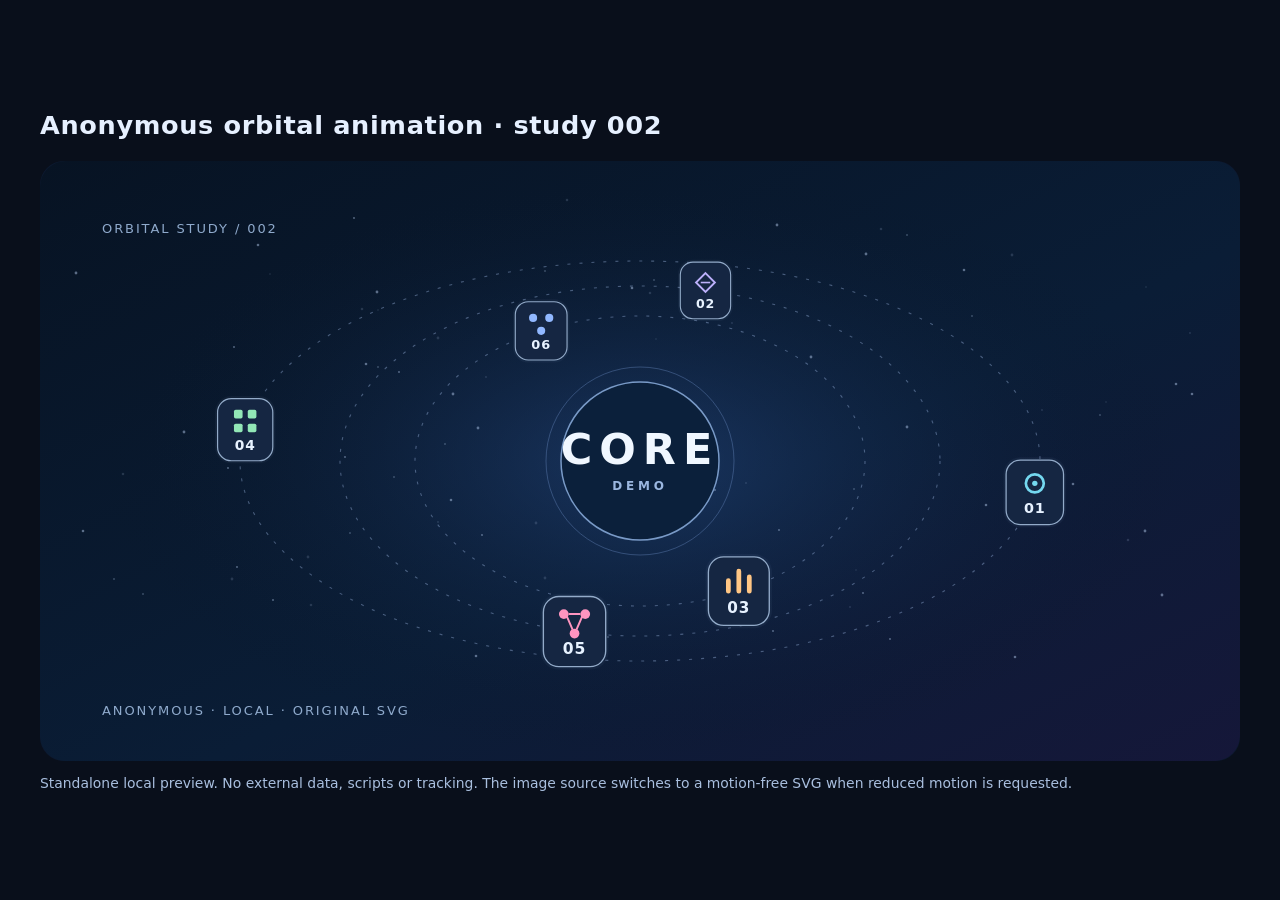
<file: experiments/anonymous-orbits/index.html>
<!doctype html>
<html lang="en">
<head>
<meta charset="utf-8"><meta name="viewport" content="width=device-width,initial-scale=1">
<meta name="robots" content="noindex,nofollow">
<title>Anonymous orbital study — local preview</title>
<style>
:root{color-scheme:dark;background:#090f1b;color:#e6f0ff;font:16px/1.5 system-ui,sans-serif}
*{box-sizing:border-box}
body{margin:0;min-height:100vh;display:grid;place-items:center;padding:clamp(12px,3vw,42px)}
main{width:min(1200px,100%)}
h1{font-size:clamp(1.05rem,2.6vw,1.6rem);margin:0 0 1rem;letter-spacing:.025em}
picture,img{display:block;width:100%}
img{height:auto;border:0;border-radius:24px;background:#0c1930}
p{color:#a9bfdf;font-size:.87rem;margin:12px 0 0}
@media(max-width:640px){body{padding:10px}p{font-size:.8rem}}
</style>
</head>
<body>
<main>
<h1>Anonymous orbital animation · study 002</h1>
<picture>
  <source media="(prefers-reduced-motion: reduce) and (max-width: 640px)" srcset="orbit-mobile-static.svg">
  <source media="(prefers-reduced-motion: reduce)" srcset="orbit-static.svg">
  <source media="(max-width: 640px)" srcset="orbit-mobile.svg">
  <img src="orbit.svg" alt="Six anonymous numbered nodes on three orbits around a clear central CORE label. Reduced-motion settings show still artwork.">
</picture>
<p>Standalone local preview. No external data, scripts or tracking. The image source switches to a motion-free SVG when reduced motion is requested.</p>
</main>
</body>
</html>
</file>
<file: site/styles.css>
:root{color-scheme:dark;--bg:#080c1c;--fg:#f1f2ff;--muted:#bdc3df;--accent:#c4b6ff;--cyan:#96dbf5;--line:#32384f;--surface:#10162a;font-family:Arial,Helvetica,sans-serif;font-synthesis:none;font-size:16px;scroll-behavior:smooth}
*{box-sizing:border-box}body{margin:0;background:var(--bg);color:var(--fg);line-height:1.65}a{color:inherit;text-decoration-thickness:1px;text-underline-offset:5px}a:hover{color:var(--cyan)}a:focus-visible,summary:focus-visible{outline:3px solid var(--cyan);outline-offset:6px;border-radius:2px}img{display:block;max-width:100%;height:auto}p,h1,h2,h3{margin:0}p{color:var(--muted)}.wrap{width:min(1248px,calc(100% - 112px));margin-inline:auto}.skip-link{position:absolute;left:20px;top:-100px;padding:12px 20px;background:var(--fg);color:var(--bg);z-index:10}.skip-link:focus{top:12px;color:var(--bg)}
.header{min-height:112px;display:flex;justify-content:space-between;align-items:center;gap:32px;border-bottom:1px solid var(--line)}.identity{display:flex;align-items:center;gap:12px;text-decoration:none;font-size:17px;font-weight:600;white-space:nowrap}.identity-handle{font-weight:400;color:var(--muted);font-size:14px}.identity-orbit{width:25px;height:18px;display:inline-block;border:1.5px solid var(--accent);border-radius:50%;transform:rotate(-35deg);position:relative;margin-right:3px}.identity-orbit:after{content:"";position:absolute;inset:-2px;border:1.5px solid var(--cyan);border-radius:50%;transform:rotate(70deg)}nav{display:flex;gap:32px;font-size:14px}nav a{text-decoration:none;padding:12px 0}
.hero{min-height:740px;display:grid;grid-template-columns:1.1fr 1fr;align-items:center;gap:16px;padding-block:52px 72px}.hero-copy{position:relative;z-index:1}h1{font-size:clamp(54px,6.25vw,88px);line-height:1.075;font-weight:500;letter-spacing:-.055em}h1 span{color:var(--accent)}.hero-intro{font-size:18px;line-height:1.75;max-width:470px;margin-top:30px}.button{display:inline-flex;align-items:center;justify-content:space-between;gap:44px;background:var(--accent);color:var(--bg);padding:15px 24px;text-decoration:none;border:1px solid var(--accent);font-size:15px;font-weight:600;border-radius:5px;min-height:52px}.button:hover{background:var(--fg);color:var(--bg);border-color:var(--fg)}.hero .button{margin-top:30px}.hero-note{margin-top:20px;font-size:12px;letter-spacing:.035em}.hero-visual{position:relative;align-self:center}.hero-visual img{width:100%}.visual-caption{display:block;text-align:center;font:10px/1.5 monospace;letter-spacing:.14em;color:var(--muted);margin-top:-8px}
.work{padding-top:22px;padding-bottom:104px;scroll-margin-top:30px}.section-heading{display:flex;align-items:center;justify-content:space-between;gap:32px;padding-bottom:45px;border-bottom:1px solid var(--line)}h2{font-size:clamp(30px,3vw,42px);line-height:1.2;font-weight:500;letter-spacing:-.035em}.count{font:14px/1 monospace;letter-spacing:0;color:var(--muted);vertical-align:middle}.section-heading p{font-size:14px;line-height:1.7}.project{display:grid;grid-template-columns:.9fr 1.1fr;gap:72px;padding-block:64px;border-bottom:1px solid var(--line);align-items:start;scroll-margin-top:24px}.project-art{border:1px solid #29324f;border-radius:10px;overflow:hidden;background:var(--bg)}.project-art img{width:100%;aspect-ratio:600/540;object-fit:cover}.project-copy{padding-top:2px}.project-category{font-size:12px;color:var(--cyan);letter-spacing:.05em;margin-bottom:18px}.project-category span{display:inline-block;width:36px;color:#8e99bb;font-family:monospace}h3{font-size:clamp(26px,2.6vw,36px);font-weight:500;line-height:1.25;letter-spacing:-.035em}.question{font-size:18px;color:var(--fg);margin-block:22px 14px}.project-copy>p:not(.question):not(.project-category){font-size:15px;line-height:1.85}.tags{list-style:none;margin:22px 0 26px;padding:0;display:flex;flex-wrap:wrap;gap:8px}.tags li{font:11px/1.7 monospace;color:var(--muted);border:1px solid #3b405a;padding:4px 10px;border-radius:3px}.text-link{display:inline-flex;align-items:center;gap:32px;font-size:14px;color:var(--accent)}details{margin-top:27px;border-top:1px solid var(--line);font-size:13px;padding-top:14px}summary{cursor:pointer;min-height:32px;color:var(--muted);padding:4px 0}details p{margin-block:12px}details code{font-size:12px;color:var(--fg)}.evidence{padding-left:20px;margin-block:12px 0;overflow-wrap:anywhere}.evidence li{padding-block:4px}.evidence a{color:var(--cyan)}
.approach{background:var(--surface);border-block:1px solid var(--line);padding-block:86px 92px;scroll-margin-top:24px}.approach-intro{display:grid;grid-template-columns:1fr 1fr;gap:100px}.approach-intro h2{max-width:450px}.approach-intro p{font-size:15px;max-width:460px}.focus-list{padding:0;margin:60px 0 0;list-style:none;display:grid;grid-template-columns:repeat(3,1fr);gap:46px}.focus-list li{border-top:1px solid #555a74;padding-top:18px}.focus-number{font:12px/1 monospace;color:var(--accent)}.focus-list h3{font-size:22px;margin-block:20px 14px;letter-spacing:-.025em}.focus-list p{font-size:14px;line-height:1.8}.focus-list a{display:inline-block;font-size:13px;color:var(--accent);margin-top:24px;padding-block:6px}.closing{padding-block:88px;display:flex;justify-content:space-between;align-items:center;gap:44px}.closing p{margin-top:16px;font-size:15px}.button-outline{border-color:#676384;background:transparent;color:var(--fg)}.footer{border-top:1px solid var(--line);min-height:110px;display:flex;align-items:center;justify-content:space-between;gap:30px;font-size:12px}.footer a{white-space:nowrap;color:var(--muted)}
@media(min-width:1600px){h1{font-size:88px}}
@media(max-width:1100px){.wrap{width:calc(100% - 64px)}.identity-handle{display:none}.hero{min-height:640px;grid-template-columns:1.1fr 1fr}.project{gap:36px}.approach-intro{gap:46px}.focus-list{gap:28px}.hero-intro{font-size:16px}.hero-note{font-size:11px}}
@media(max-width:720px){.wrap{width:calc(100% - 40px)}.header{min-height:86px;gap:12px}.identity{font-size:16px;gap:8px}nav{gap:17px;font-size:12px}nav a{padding-block:14px}.identity-orbit{width:21px;height:15px}.hero{display:flex;flex-direction:column;align-items:stretch;gap:12px;padding-block:48px 48px;min-height:0}h1{font-size:clamp(43px,10.8vw,72px)}.hero-intro{max-width:480px;font-size:16px;margin-top:26px}.hero .button{margin-top:26px}.hero-visual{width:min(100%,440px);margin:10px auto 0}.hero-visual img{max-height:410px;object-fit:contain}.visual-caption{font-size:9px}.hero-note{font-size:12px}.work{padding-block:16px 60px}.section-heading{align-items:start;gap:20px;flex-direction:column;padding-bottom:30px}.section-heading p br{display:none}.project{grid-template-columns:1fr;gap:30px;padding-block:36px}.project-art img{aspect-ratio:600/370}.project-copy{padding-top:0}.project-category{margin-bottom:14px}h3{font-size:29px}.question{font-size:17px;margin-block:18px 12px}.project-copy>p:not(.question):not(.project-category){font-size:15px}.approach{padding-block:54px}.approach-intro{grid-template-columns:1fr;gap:24px}.approach-intro h2{max-width:320px}.focus-list{grid-template-columns:1fr;gap:34px;margin-top:38px}.focus-list h3{margin-block:15px 12px}.focus-list a{margin-top:14px}.closing{padding-block:56px;align-items:start;flex-direction:column;gap:26px}.footer{padding-block:28px;align-items:start;flex-direction:column;gap:12px;line-height:1.7}.button{gap:36px}}
@media(prefers-reduced-motion:reduce){:root{scroll-behavior:auto}}
@media(forced-colors:active){.button,.project-art,.tags li{border:1px solid CanvasText}.identity-orbit{border-color:CanvasText}}
/* V1.1 visual polish. The dark orbital identity and public content are unchanged. */
:root{--surface:#11172c;--line:#353b58;--muted:#c7cce1}
body{background:radial-gradient(ellipse 58rem 38rem at 76% 24rem,rgba(109,86,201,.14),transparent 72%),radial-gradient(ellipse 30rem 28rem at 11% 64rem,rgba(68,151,186,.055),transparent 78%),var(--bg)}
::selection{background:#766aca;color:#fff}
.header{border-bottom-color:#424766}
.identity-orbit{box-shadow:0 0 22px rgba(143,130,252,.12);animation:identity-orbit-spin 16s linear infinite}
@keyframes identity-orbit-spin{from{transform:rotate(-35deg)}to{transform:rotate(325deg)}}
nav a{position:relative;transition:color .2s ease}
nav a::after{content:"";position:absolute;left:0;right:0;bottom:5px;height:1px;background:var(--cyan);transform:scaleX(0);transform-origin:left;transition:transform .2s ease}
nav a:hover::after,nav a:focus-visible::after{transform:scaleX(1)}
.hero{min-height:690px;gap:30px;padding-block:52px 60px}
h1{font-weight:600;letter-spacing:-.058em}
.hero-intro{line-height:1.8;max-width:490px}
.hero-visual{isolation:isolate}
.hero-visual::before{content:"";position:absolute;inset:15% 8%;z-index:-1;border-radius:50%;background:radial-gradient(ellipse,rgba(114,94,221,.17),transparent 70%);filter:blur(24px);pointer-events:none}
.hero-visual img{filter:drop-shadow(0 15px 44px rgba(98,95,190,.12))}
.visual-caption{letter-spacing:.18em}
.button{border-radius:8px;transition:background-color .2s ease,border-color .2s ease,box-shadow .2s ease,transform .2s ease}
.button:hover{transform:translateY(-2px);box-shadow:0 10px 30px rgba(103,83,190,.13)}
.section-heading{border-bottom-color:#434967}
.project{gap:60px;padding-block:58px}
.project-art{position:relative;border-color:#343d65;border-radius:14px;box-shadow:0 15px 42px rgba(0,0,0,.14);transition:border-color .22s ease,transform .22s ease,box-shadow .22s ease}
.project-art::after{content:"";position:absolute;inset:0;pointer-events:none;border-radius:inherit;box-shadow:inset 0 0 0 1px rgba(191,195,255,.04)}
.project-art img{transition:transform .3s ease}
.project-category{letter-spacing:.11em;text-transform:uppercase}
.tags li{border-color:#444965;border-radius:999px;background:rgba(169,159,239,.055);padding:5px 11px}
.text-link{transition:color .2s ease}
.text-link:hover{color:var(--cyan)}
details[open] summary{color:var(--accent)}
.approach{background:radial-gradient(ellipse 64rem 34rem at 88% 20%,rgba(92,82,167,.09),transparent 74%),var(--surface)}
.focus-list li{border-top-color:#626784}
@media(hover:hover){.project:hover .project-art{border-color:#7774b8;transform:translateY(-3px);box-shadow:0 19px 48px rgba(0,0,0,.2)}.project:hover .project-art img{transform:scale(1.014)}}
@media(max-width:1100px){.hero{min-height:620px}.project{gap:34px}}
@media(max-width:720px){.hero{min-height:0;padding-block:44px 42px;gap:10px}.hero-intro{line-height:1.7}.hero-visual::before{inset:10%}.project{gap:26px;padding-block:36px}.project-art{border-radius:12px;box-shadow:0 8px 28px rgba(0,0,0,.11)}.focus-list li{border-top-color:#626784}nav a::after{bottom:7px}}
@media(prefers-reduced-motion:reduce){nav a,.button,.project-art,.project-art img,nav a::after,.text-link{transition:none!important}.project:hover .project-art,.button:hover,.project:hover .project-art img{transform:none!important}}
/* The static SVG is complete before this optional control is enabled. */
.orbital-art{position:relative;aspect-ratio:600/640}
.orbital-art>svg{display:block;width:100%;height:100%;overflow:hidden;filter:drop-shadow(0 15px 44px rgba(98,95,190,.12))}
.helix-control{position:absolute;left:36%;top:12%;width:28%;height:72%;border:1px solid transparent;border-radius:48%;touch-action:pan-y pinch-zoom;cursor:grab}
.helix-control:hover{border-color:rgba(150,219,245,.4);background:rgba(150,219,245,.025)}
.helix-control:focus-visible{outline:3px solid var(--cyan);outline-offset:4px;border-color:transparent}
.is-dragging .helix-control{cursor:grabbing}
.orbital-art:has(.helix-control:hover) #orbital-moving-helix,.orbital-art:has(.helix-control:focus-visible) #orbital-moving-helix{filter:drop-shadow(0 0 4px rgba(150,219,245,.8))}
.hero-visual .visual-caption{margin-top:8px}
.orbital-controls{text-align:center;margin-top:14px;font-size:12px}
.orbital-controls p{font-size:12px}
.orbital-buttons{display:flex;flex-wrap:wrap;justify-content:center;gap:8px;margin-top:6px}
.orbital-buttons button{font:inherit;color:var(--muted);background:transparent;border:1px solid var(--line);border-radius:6px;padding:8px 12px;min-width:44px;min-height:44px;cursor:pointer}
.orbital-buttons button:hover,.orbital-buttons button[aria-pressed=true]{border-color:var(--cyan);color:var(--cyan)}
.orbital-buttons button:focus-visible{outline:3px solid var(--cyan);outline-offset:3px}
.orbital-buttons button:disabled{opacity:.45;cursor:default}
#orbital-play{min-width:64px}
.is-playing #orbital-play{border-color:var(--cyan);color:var(--cyan)}
.is-playing #orbital-moving-helix{filter:drop-shadow(0 0 3px rgba(150,219,245,.45))}
[hidden]{display:none!important}
@media(max-width:720px){.orbital-art{max-height:410px;max-width:384.375px;margin-inline:auto}.orbital-controls{margin-top:14px}}
@media(prefers-reduced-motion:reduce){.identity-orbit{animation:none}.helix-control,.orbital-controls,#orbital-moving-helix{display:none!important}#orbital-static-helix{visibility:visible}}
@media(forced-colors:active){.helix-control:focus-visible,.orbital-buttons button:focus-visible{outline-color:Highlight}.orbital-buttons button{border-color:ButtonText}}

/* Native SVG handoff: interactive only on hover or keyboard focus, never on load. */
#orbital-ai-link{cursor:pointer}
#orbital-ai-panel{transition:fill .2s ease,stroke .2s ease,stroke-width .2s ease}
#orbital-ai-halo{transform-box:fill-box;transform-origin:center;pointer-events:none}
#orbital-ai-link:hover #orbital-ai-panel,#orbital-ai-link:focus-visible #orbital-ai-panel{fill:#1e2850;stroke:#96dbf5;stroke-width:2.5}
#orbital-ai-link:hover #orbital-ai-halo,#orbital-ai-link:focus-visible #orbital-ai-halo{animation:orbital-ai-pulse 1.35s ease-in-out infinite}
@keyframes orbital-ai-pulse{0%,100%{opacity:.14;transform:scale(1)}50%{opacity:.42;transform:scale(1.14)}}
@media(prefers-reduced-motion:reduce){#orbital-ai-panel{transition:none!important}#orbital-ai-halo{animation:none!important}}
@media(forced-colors:active){#orbital-ai-link:focus-visible #orbital-ai-panel{stroke:Highlight}}
</file>
